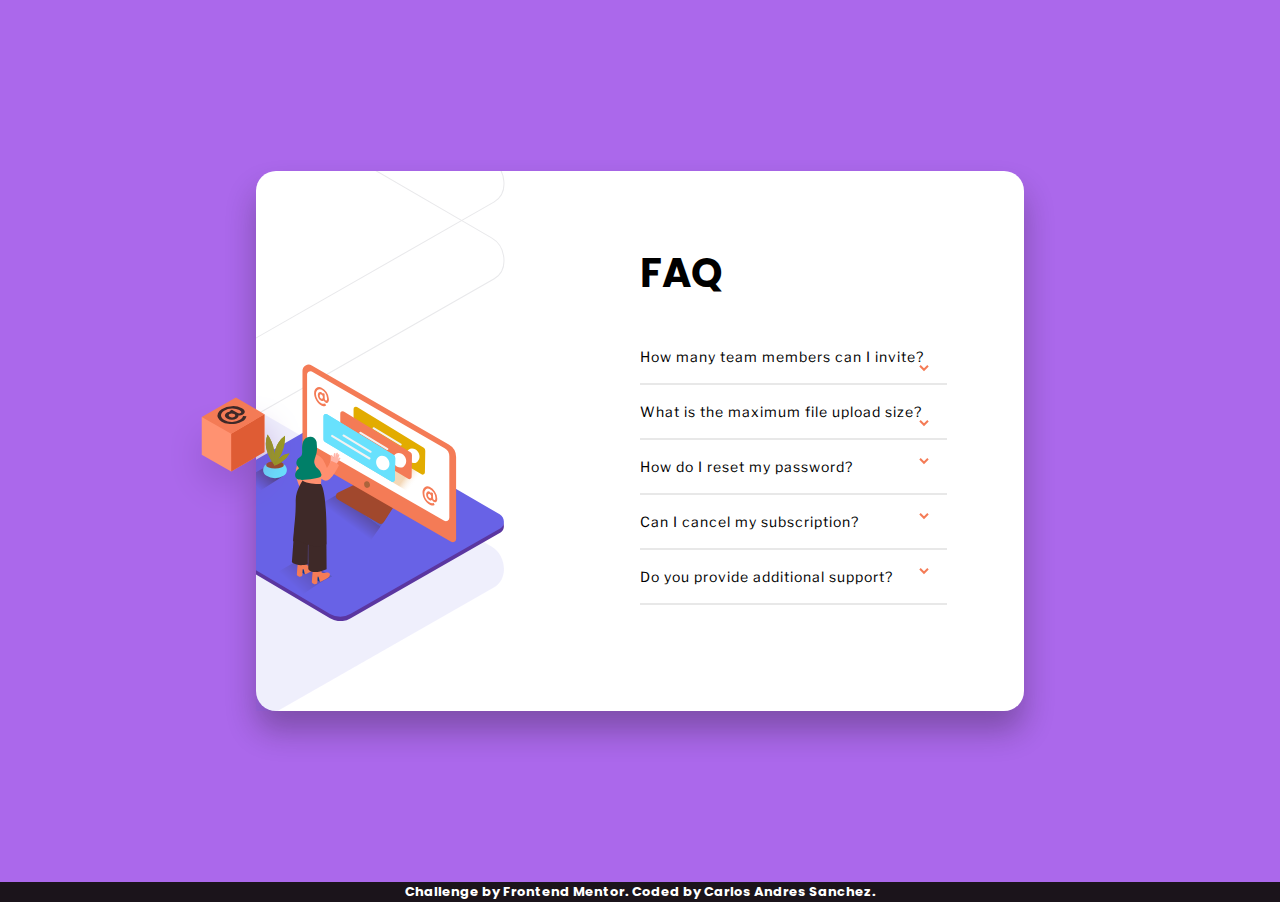
<file: index.html>
<!DOCTYPE html>
<html lang="en">
	<head>
		<meta charset="UTF-8" />
		<meta name="viewport" content="width=device-width, initial-scale=1.0" />
		<link
			rel="icon"
			type="image/png"
			sizes="32x32"
			href="./images/favicon-32x32.png"
		/>
		<link rel="stylesheet" href="css/styles.min.css" />
		<title>Frontend Mentor | FAQ Accordion Card</title>
	</head>
	<body>
		<div class="container">
			<div class="card">
				<div class="illustration">
					<img
						class="box"
						src="./images/illustration-box-desktop.svg"
						alt="box"
					/>
					<img
						class="woman-mobile"
						src="./images/illustration-woman-online-mobile.svg"
						alt="woman"
					/>
				</div>
				<div class="info">
					<h1>FAQ</h1>
					<div class="accordion">
						<div class="accordion-item">
							<h2>
								How many team members can I invite?
								<img src="./images/icon-arrow-down.svg" alt="arrow image" />
							</h2>
							<p class="text-accordion">
								You can invite up to 2 additional users on the Free plan. There
								is no limit on team members for the Premium plan.
							</p>
						</div>
						<div class="accordion-item">
							<h2>
								What is the maximum file upload size?
								<img src="./images/icon-arrow-down.svg" alt="arrow image" />
							</h2>
							<p class="text-accordion">
								No more than 2GB. All files in your account must fit your
								allotted storage space.
							</p>
						</div>
						<div class="accordion-item">
							<h2>
								How do I reset my password?
								<img src="./images/icon-arrow-down.svg" alt="arrow image" />
							</h2>
							<p class="text-accordion">
								Click “Forgot password” from the login page or “Change password”
								from your profile page.A reset link will be emailed to you.
							</p>
						</div>

						<div class="accordion-item">
							<h2>
								Can I cancel my subscription?
								<a
									><img src="./images/icon-arrow-down.svg" alt="arrow image"
								/></a>
							</h2>
							<p class="text-accordion">
								Yes! Send us a message and we’ll process your request no
								questions asked.
							</p>
						</div>

						<div class="accordion-item">
							<h2>
								Do you provide additional support?
								<img src="./images/icon-arrow-down.svg" alt="arrow image" />
							</h2>
							<p class="text-accordion">
								Chat and email support is available 24/7. Phone lines are open
								during normal business hours.
							</p>
						</div>
					</div>
				</div>
			</div>
		</div>
		<div class="attribution">
			Challenge by
			<a
				target="_blank"
				href="https://www.frontendmentor.io?ref=challenge"
				target="_blank"
				>Frontend Mentor</a
			>. Coded by
			<a target="_blank" href="https://github.com/LimonCode1"
				>Carlos Andres Sanchez</a
			>.
		</div>

		<script src="jquery.min.js"></script>
		<script src="index.js"></script>
	</body>
</html>
</file>
<file: css/styles.min.css>
@import url("https://fonts.googleapis.com/css2?family=Poppins:wght@200;700&display=swap");
@import url("https://fonts.googleapis.com/css2?family=Libre+Franklin:wght@200;400;700&display=swap");
* {
  padding: 0;
  margin: 0; }

body {
  background: #AB68EB;
  font-size: 12px; }

.container {
  display: flex;
  align-items: center;
  justify-content: center;
  flex-direction: column;
  width: 100%;
  height: 98vh; }
.container .card {
  width: 60%;
  height: 60vh;
  background: #ffffff;
  border-radius: 20px;
  box-shadow: 0px 20px 30px 0px rgba(27, 20, 27, 0.3);
  display: flex; }
.container .card .illustration {
  width: 50%;
  background-image: url("../images/illustration-woman-online-desktop.svg"), url("../images/bg-pattern-desktop.svg");
  background-repeat: no-repeat;
  background-position: bottom 10vh left -10vh, bottom -15vh right 15vh;
  background-size: 88%, 110vh; }
.container .card .illustration .box {
  width: 35%;
  margin: 25vh -10vh; }
.container .card .illustration .woman-mobile {
  display: none; }
.container .card .info {
  width: 50%;
  height: 60vh; }
.container .card .info h1 {
  font-size: 2.5rem;
  font-family: "poppins", sans-serif;
  font-weight: 700;
  margin-top: 8vh;
  margin-bottom: 3vh; }
.container .card .info .accordion-item {
  font-size: 12px;
  letter-spacing: 1px;
  font-family: "libre franklin", sans-serif;
  font-weight: 400;
  border-bottom: 2px solid #E8E8E8;
  width: 80%;
  padding: 2vh 0vh; }
.container .card .info .accordion-item h2 {
  font-size: 14px;
  font-weight: 400; }
.container .card .info .accordion-item h2:hover {
  color: #D78E74;
  cursor: pointer; }
.container .card .info .accordion-item img {
  float: right;
  margin-right: 2vh; }
.container .card .info .accordion-item .text-accordion {
  margin-top: 10px;
  display: none; }

.attribution {
  font-family: "poppins", sans-serif;
  color: #ffffff;
  font-size: 13px;
  font-weight: 700;
  text-align: center;
  width: 100%;
  background: #1B141B; }
.attribution a {
  text-decoration: none;
  color: #ffffff; }

@media only screen and (max-width: 375px) {
  .container .card {
    flex-direction: column;
    align-items: center;
    width: 88%;
    height: auto;
    margin-top: 10vh; }
  .container .card .illustration {
    width: 100%;
    background-image: url("../images/bg-pattern-mobile.svg");
    background-position: center top 0;
    background-size: 70%; }
  .container .card .illustration .box {
    display: none; }
  .container .card .illustration .woman-mobile {
    display: flex;
    width: 75%;
    margin: -12vh 8% 2vh; }
  .container .card .info {
    width: 100%;
    display: flex;
    flex-direction: column;
    align-items: center; }
  .container .card .info h1 {
    text-align: center;
    margin-top: 3vh;
    margin-bottom: 2vh; }
  .container .card .info .accordion {
    font-size: 12px;
    width: 90%; }
  .container .card .info .accordion .accordion-item {
    width: 100%; }
  .container .card .info .accordion .accordion-item h2 {
    font-size: 12px; }
  .container .card .info .accordion .accordion-item h2 img {
    margin: 0; }
  .container .card .info .accordion .accordion-item .text-accordion {
    font-size: 12px;
    margin-top: 5px;
    display: block; } }

/*# sourceMappingURL=styles.min.css.map */
</file>
